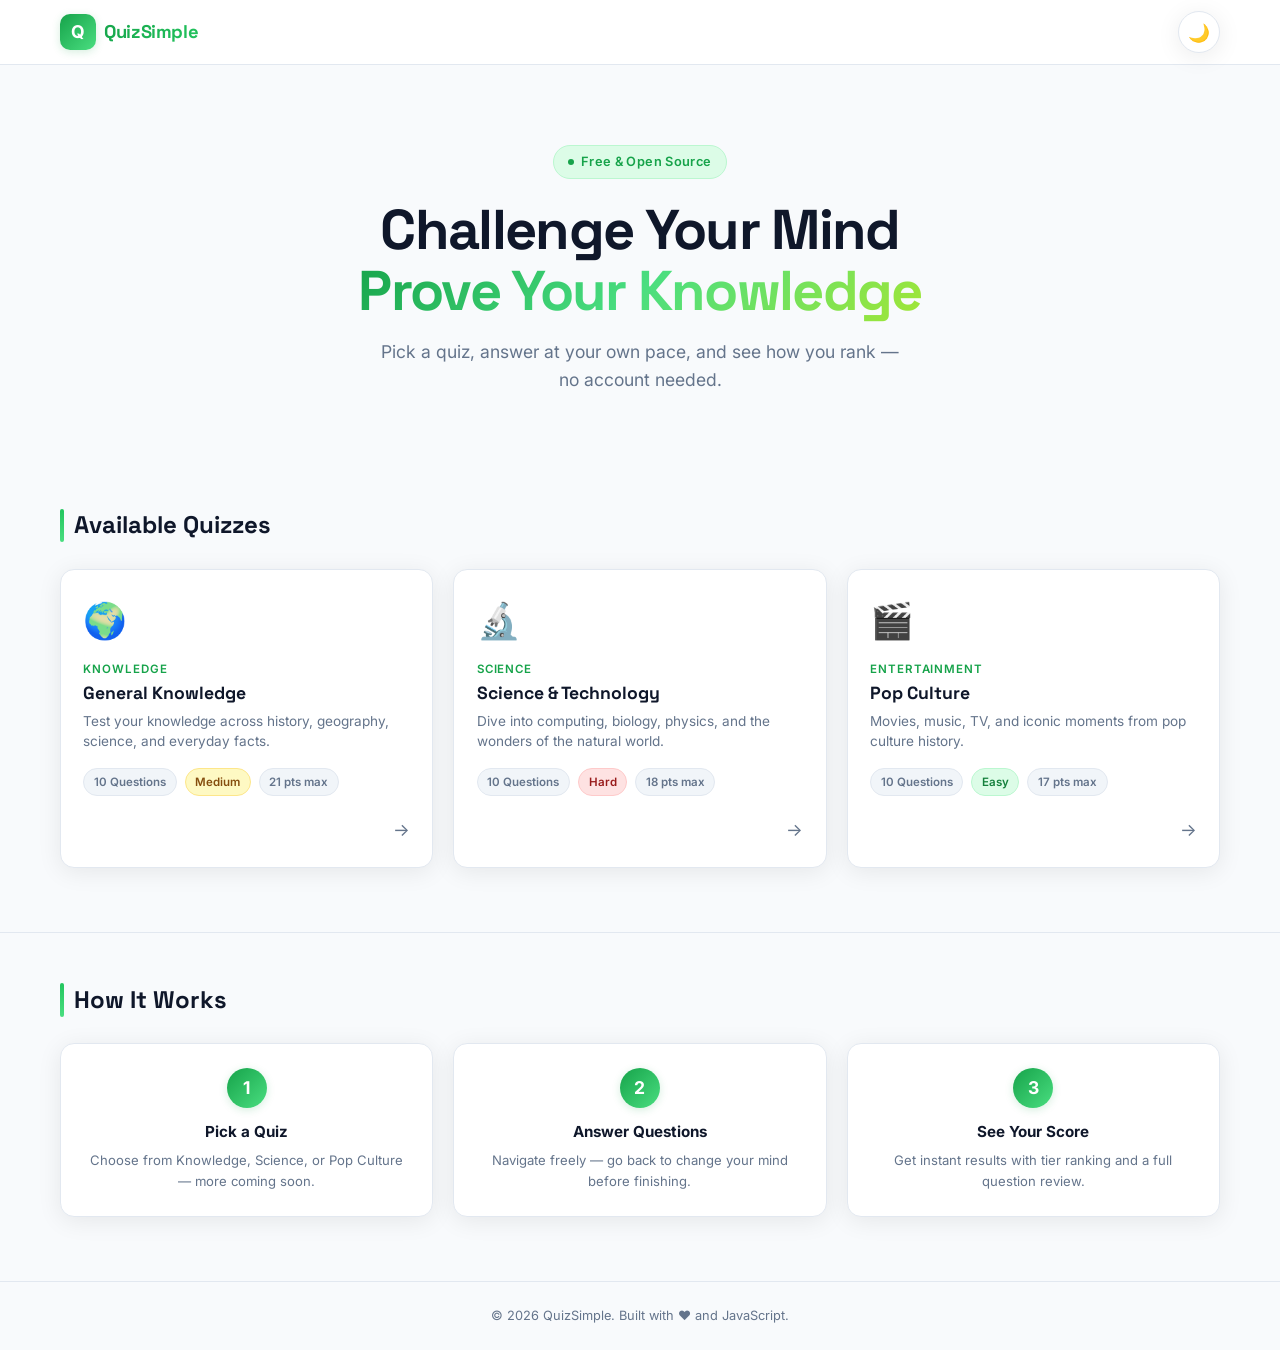
<file: index.html>
<!doctype html>
<html lang="en">
<head>
  <meta charset="utf-8">
  <meta name="viewport" content="width=device-width, initial-scale=1">
  <title>QuizSimple</title>
  <meta http-equiv="refresh" content="0; url=out/">
  <script>
    window.location.replace('out/');
  </script>
</head>
<body>
  <p>Redirecting to QuizSimple app... <a href="out/">Open app</a></p>
</body>
</html>
</file>
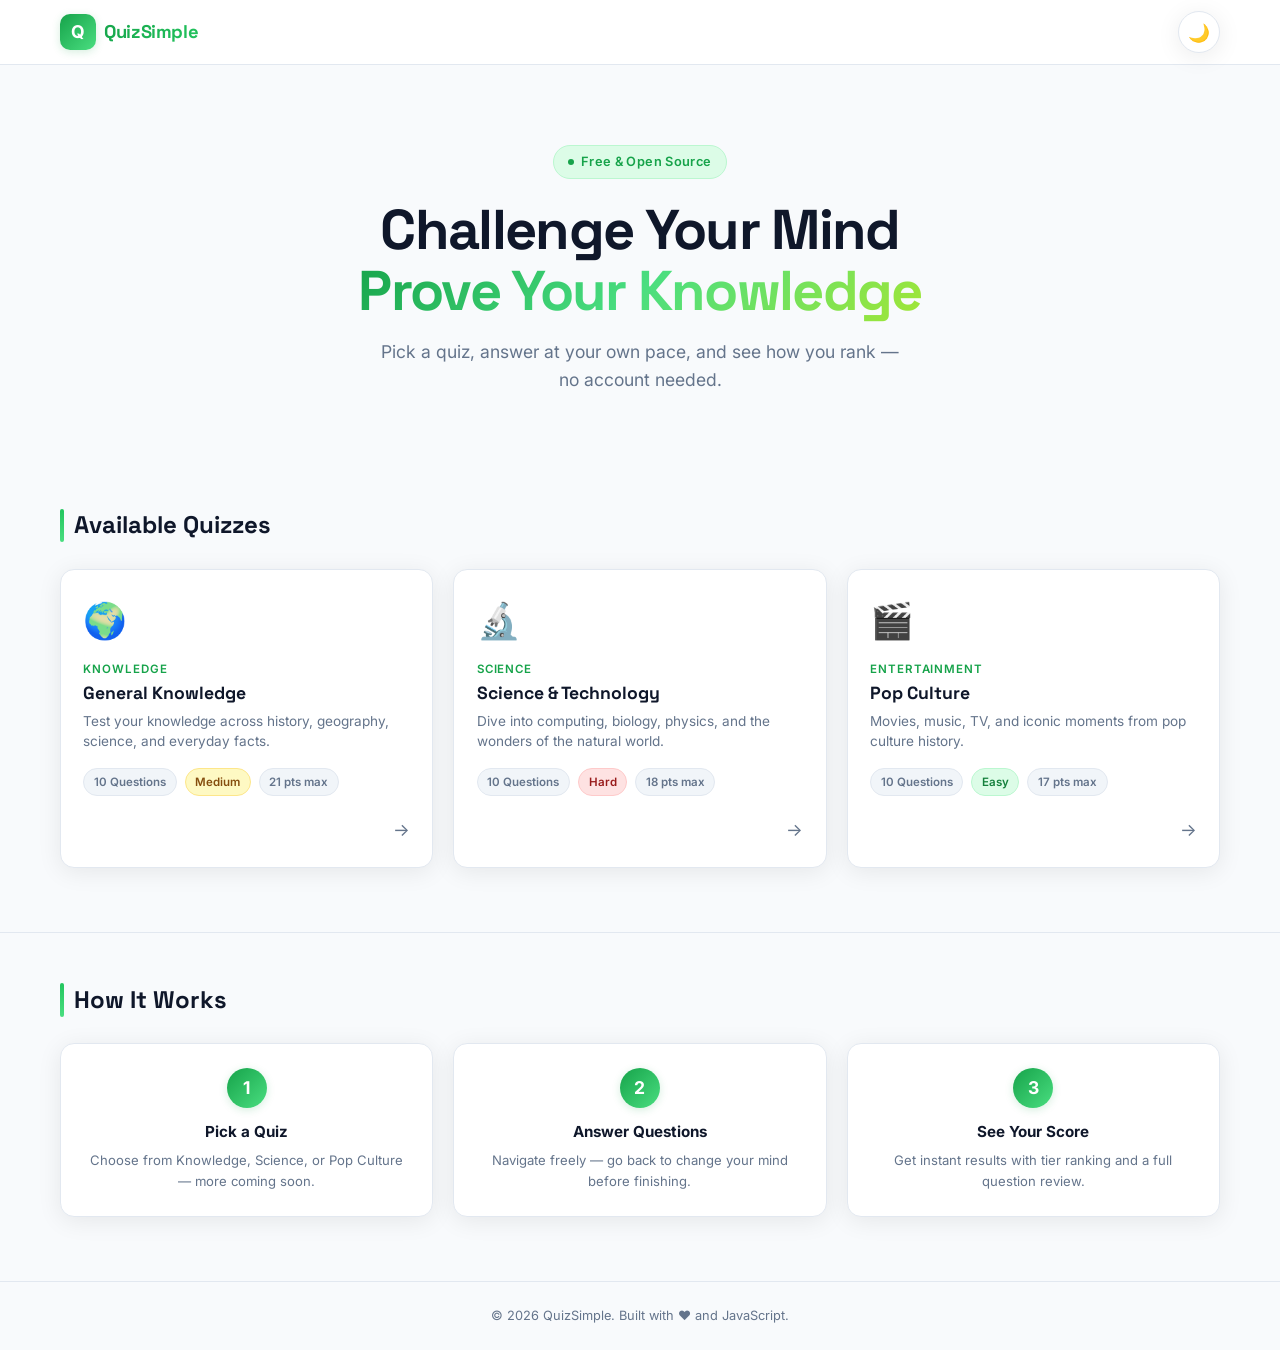
<file: out/index.html>
<!DOCTYPE html>
<html lang="en" data-theme="light">
<head>
  <meta charset="UTF-8">
  <meta name="viewport" content="width=device-width, initial-scale=1.0">
  <meta name="description" content="QuizSimple — Test your knowledge with beautifully crafted quizzes.">
  <title>QuizSimple — Test Your Knowledge</title>
  <link rel="stylesheet" href="static/css/style.css">
  <script src="static/js/theme.js"></script>
</head>
<body>

  <!-- ── Navbar ── -->
  <nav class="navbar" role="navigation" aria-label="Main navigation">
    <div class="container nav-inner">
      <a href="index.html" class="nav-logo" aria-label="QuizSimple home">
        <div class="logo-icon" aria-hidden="true">Q</div>
        <span class="logo-text">QuizSimple</span>
      </a>
      <div class="nav-actions">
        <button class="theme-toggle" aria-label="Toggle dark mode">🌙</button>
      </div>
    </div>
  </nav>

  <main>
    <!-- ── Hero ── -->
    <section class="hero" aria-labelledby="hero-heading">
      <div class="container">
        <div class="hero-badge">
          <span class="badge-dot" aria-hidden="true"></span>
          Free &amp; Open Source
        </div>
        <h1 id="hero-heading">
          Challenge Your Mind<br>
          <span class="gradient-text">Prove Your Knowledge</span>
        </h1>
        <p>Pick a quiz, answer at your own pace, and see how you rank — no account needed.</p>
      </div>
    </section>

    <!-- ── Quiz Grid ── -->
    <section class="quiz-section" aria-labelledby="quizzes-heading">
      <div class="container">
        <h2 class="section-title" id="quizzes-heading">Available Quizzes</h2>
        <div class="quiz-grid" id="quiz-grid" role="list">
          <noscript>
            <p style="color:var(--text-muted);text-align:center;grid-column:1/-1;">
              Please enable JavaScript to view the quizzes.
            </p>
          </noscript>
        </div>
      </div>
    </section>

    <!-- ── How it works ── -->
    <section class="how-section" aria-labelledby="how-heading">
      <div class="container">
        <h2 class="section-title" id="how-heading">How It Works</h2>
        <div class="steps-grid">
          <div class="step-card fade-up">
            <div class="step-num" aria-hidden="true">1</div>
            <h3>Pick a Quiz</h3>
            <p>Choose from Knowledge, Science, or Pop Culture — more coming soon.</p>
          </div>
          <div class="step-card fade-up" style="animation-delay:.1s">
            <div class="step-num" aria-hidden="true">2</div>
            <h3>Answer Questions</h3>
            <p>Navigate freely — go back to change your mind before finishing.</p>
          </div>
          <div class="step-card fade-up" style="animation-delay:.2s">
            <div class="step-num" aria-hidden="true">3</div>
            <h3>See Your Score</h3>
            <p>Get instant results with tier ranking and a full question review.</p>
          </div>
        </div>
      </div>
    </section>
  </main>

  <footer class="footer">
    <div class="container">
      <p>&copy; 2026 QuizSimple. Built with ♥ and JavaScript.</p>
    </div>
  </footer>

  <script src="static/js/data.js"></script>
  <script src="static/js/home.js"></script>
</body>
</html>
</file>
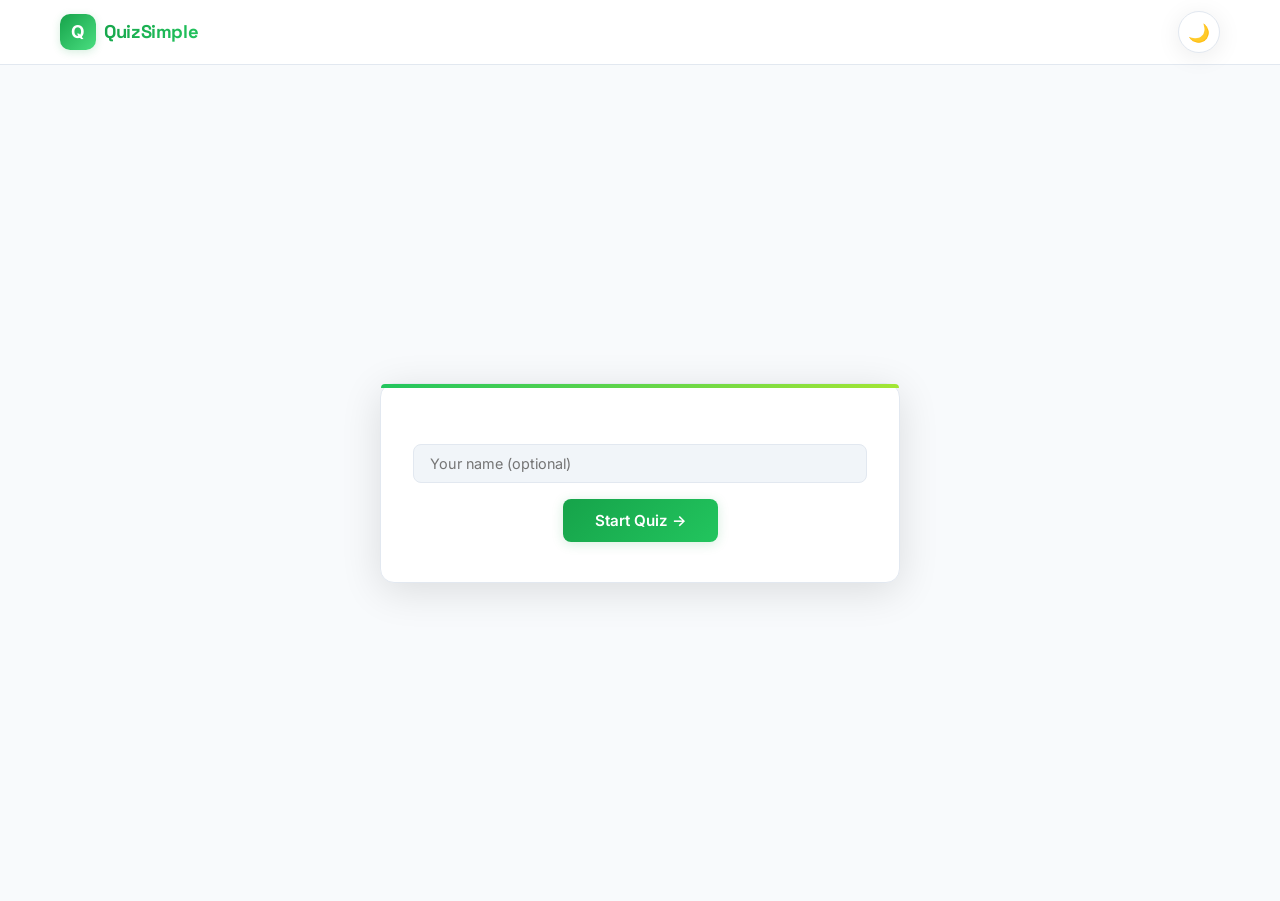
<file: out/quiz.html>
<!DOCTYPE html>
<html lang="en" data-theme="light">
<head>
  <meta charset="UTF-8">
  <meta name="viewport" content="width=device-width, initial-scale=1.0">
  <title>Quiz — QuizSimple</title>
  <link rel="stylesheet" href="static/css/style.css">
  <script src="static/js/theme.js"></script>
</head>
<body>

  <!-- ── Navbar ── -->
  <nav class="navbar" role="navigation" aria-label="Main navigation">
    <div class="container nav-inner">
      <a href="index.html" class="nav-logo" aria-label="QuizSimple home">
        <div class="logo-icon" aria-hidden="true">Q</div>
        <span class="logo-text">QuizSimple</span>
      </a>
      <div class="nav-actions">
        <button class="theme-toggle" aria-label="Toggle dark mode">🌙</button>
      </div>
    </div>
  </nav>

  <!-- ═══════════════════════════════
       START SCREEN
  ════════════════════════════════ -->
  <div id="start-screen" class="screen active" role="main">
    <div class="start-wrap">
      <div class="start-card fade-up">
        <div id="start-icon" aria-hidden="true"></div>
        <div id="start-category"></div>
        <h1 id="start-title"></h1>
        <p id="start-desc"></p>
        <div id="start-meta" role="list"></div>

        <label for="player-name" class="sr-only">Your name</label>
        <input
          type="text" id="player-name" class="name-input"
          placeholder="Your name (optional)" maxlength="40"
          autocomplete="off" spellcheck="false"
        >

        <div style="display:flex;gap:.75rem;justify-content:center;flex-wrap:wrap">
          <button id="start-btn" class="btn-primary">Start Quiz &rarr;</button>
          <button id="resume-btn" class="btn-secondary" style="display:none">Resume &rarr;</button>
        </div>
      </div>
    </div>
  </div>

  <!-- ═══════════════════════════════
       QUIZ SCREEN
  ════════════════════════════════ -->
  <div id="quiz-screen" class="screen" role="main" aria-live="polite">
    <div class="quiz-layout">

      <!-- Progress -->
      <div class="progress-wrap">
        <div class="progress-info">
          <span id="question-counter">1 / 10</span>
          <span id="answered-count">0 answered</span>
          <span id="points-badge" class="points-badge">1 pt</span>
        </div>
        <div class="progress-track" role="progressbar" aria-valuemin="0" aria-valuemax="100">
          <div id="progress-bar" class="progress-fill" style="width:10%"></div>
        </div>
      </div>

      <!-- Question -->
      <div class="question-card">
        <p id="question-text" class=""></p>
      </div>

      <!-- Options -->
      <ul id="options-list" class="options-list" role="listbox" aria-label="Answer options"></ul>

      <!-- Navigation -->
      <div class="quiz-nav">
        <button id="btn-prev" class="btn-nav" disabled aria-label="Previous question">&larr; Prev</button>
        <button id="btn-next" class="btn-nav" disabled aria-label="Next question">Next &rarr;</button>
      </div>

    </div>
  </div>

  <!-- ═══════════════════════════════
       LOADING SCREEN
  ════════════════════════════════ -->
  <div id="loading-screen" class="screen" role="status" aria-label="Calculating results">
    <div class="loading-wrap">
      <div class="spinner" aria-hidden="true"></div>
      <p style="color:var(--text-muted);font-size:.9rem">Calculating your score&hellip;</p>
    </div>
  </div>

  <!-- ═══════════════════════════════
       RESULTS SCREEN
  ════════════════════════════════ -->
  <div id="results-screen" class="screen" role="main">
    <div class="results-wrap">

      <div class="results-card fade-up">
        <!-- Score ring -->
        <div class="score-ring-wrap" aria-label="Score ring">
          <svg class="score-ring-svg" viewBox="0 0 120 120" aria-hidden="true">
            <circle class="score-ring-bg" cx="60" cy="60" r="54"/>
            <circle id="score-ring-fg" class="score-ring-fg" cx="60" cy="60" r="54"/>
          </svg>
          <div class="score-center">
            <span id="result-score" style="font-family:'Space Grotesk',sans-serif;font-size:1.9rem;font-weight:700">0</span>
            <span id="result-max" style="font-size:.72rem;color:var(--text-muted);font-weight:600">/ 0</span>
          </div>
        </div>

        <div id="result-pct" style="font-size:2rem;font-weight:700;color:var(--accent);margin-bottom:.35rem">0%</div>
        <div id="result-tier" style="font-size:1.3rem;font-weight:700;margin-bottom:.4rem"></div>
        <p id="result-msg" style="font-size:.9rem;color:var(--text-muted);margin-bottom:1.5rem"></p>

        <div class="result-actions">
          <button id="restart-btn" class="btn-secondary">Try Again</button>
          <button id="home-btn" class="btn-primary">All Quizzes</button>
        </div>
      </div>

      <!-- Review -->
      <section class="review-section" aria-labelledby="review-heading">
        <h2 id="review-heading">Question Review</h2>
        <div id="review-list" role="list"></div>
      </section>

    </div>
  </div>

  <script src="static/js/data.js"></script>
  <script src="static/js/quiz.js"></script>
</body>
</html>
</file>
<file: out/static/css/style.css>
/* ===== QuizSimple — Green Premium + Light/Dark Mode =====
   Quizller-inspired: staggered animations, scale hover, instant feedback
   ============================================================ */

/* ── Google Fonts ── */
@import url('https://fonts.googleapis.com/css2?family=Inter:wght@400;500;600;700&family=Space+Grotesk:wght@500;600;700&display=swap');

/* ── Design Tokens ── */
:root {
  /* Green premium palette */
  --green-50:  #f0fdf4;
  --green-100: #dcfce7;
  --green-200: #bbf7d0;
  --green-400: #4ade80;
  --green-500: #22c55e;
  --green-600: #16a34a;
  --green-700: #15803d;
  --green-900: #14532d;
  --lime-400:  #a3e635;

  /* Light mode defaults */
  --bg:           #f8fafc;
  --surface:      #ffffff;
  --surface-2:    #f1f5f9;
  --border:       #e2e8f0;
  --text:         #0f172a;
  --text-muted:   #64748b;
  --accent:       #16a34a;
  --accent-light: #dcfce7;
  --accent-glow:  rgba(22,163,74,.18);
  --accent2:      #0ea5e9;
  --shadow:       0 4px 24px rgba(0,0,0,.08);
  --shadow-lg:    0 8px 40px rgba(0,0,0,.12);
  --radius:       14px;
  --radius-sm:    8px;
  --transition:   .25s cubic-bezier(.4,0,.2,1);
}

/* Dark mode */
[data-theme="dark"] {
  --bg:           #0d1117;
  --surface:      #161b22;
  --surface-2:    #1c2333;
  --border:       #30363d;
  --text:         #e6edf3;
  --text-muted:   #7d8590;
  --accent:       #22c55e;
  --accent-light: rgba(34,197,94,.12);
  --accent-glow:  rgba(34,197,94,.22);
  --accent2:      #38bdf8;
  --shadow:       0 4px 24px rgba(0,0,0,.4);
  --shadow-lg:    0 8px 40px rgba(0,0,0,.6);
}

/* ── Reset & Base ── */
*, *::before, *::after { box-sizing: border-box; margin: 0; padding: 0; }

html { scroll-behavior: smooth; }

body {
  font-family: 'Inter', sans-serif;
  background: var(--bg);
  color: var(--text);
  line-height: 1.6;
  min-height: 100vh;
  transition: background var(--transition), color var(--transition);
}

a { color: inherit; text-decoration: none; }
button { cursor: pointer; font-family: inherit; border: none; background: none; }
ul { list-style: none; }
img { display: block; max-width: 100%; }

/* ── Scrollbar ── */
::-webkit-scrollbar { width: 6px; }
::-webkit-scrollbar-track { background: var(--bg); }
::-webkit-scrollbar-thumb { background: var(--accent); border-radius: 99px; }

/* ── Utility ── */
.container { width: min(1160px, 100% - 2rem); margin-inline: auto; }
.sr-only { position:absolute;width:1px;height:1px;overflow:hidden;clip:rect(0,0,0,0); }

/* ── Theme Toggle ── */
.theme-toggle {
  width: 42px; height: 42px;
  border-radius: 50%;
  border: 1.5px solid var(--border);
  background: var(--surface);
  color: var(--text);
  font-size: 1.1rem;
  display: grid; place-items: center;
  transition: var(--transition);
  box-shadow: var(--shadow);
}
.theme-toggle:hover { border-color: var(--accent); background: var(--accent-light); }

/* ── Navbar ── */
.navbar {
  position: sticky; top: 0; z-index: 100;
  background: var(--surface);
  border-bottom: 1px solid var(--border);
  backdrop-filter: blur(12px);
  -webkit-backdrop-filter: blur(12px);
}
.nav-inner {
  display: flex; align-items: center; justify-content: space-between;
  height: 64px;
}
.nav-logo { display: flex; align-items: center; gap: .5rem; }
.logo-icon {
  width: 36px; height: 36px; border-radius: 10px;
  background: linear-gradient(135deg, var(--green-600), var(--green-400));
  display: grid; place-items: center;
  font-size: 1.1rem; color: #fff; font-weight: 700;
  box-shadow: 0 2px 8px var(--accent-glow);
}
.logo-text {
  font-family: 'Space Grotesk', sans-serif;
  font-weight: 700; font-size: 1.15rem; letter-spacing: -.02em;
  background: linear-gradient(135deg, var(--green-600), var(--green-500));
  -webkit-background-clip: text; -webkit-text-fill-color: transparent;
  background-clip: text;
}
.nav-actions { display: flex; align-items: center; gap: .75rem; }

/* ── Hero ── */
.hero {
  padding: 5rem 0 3.5rem;
  text-align: center;
}
.hero-badge {
  display: inline-flex; align-items: center; gap: .4rem;
  padding: .35rem .9rem;
  background: var(--accent-light);
  border: 1px solid var(--green-200);
  border-radius: 99px;
  font-size: .8rem; font-weight: 600;
  color: var(--accent);
  margin-bottom: 1.25rem;
  letter-spacing: .03em;
}
[data-theme="dark"] .hero-badge { border-color: rgba(34,197,94,.25); }
.hero-badge .badge-dot {
  width: 6px; height: 6px; border-radius: 50%;
  background: var(--accent);
  animation: pulse-dot 2s infinite;
}
@keyframes pulse-dot {
  0%,100% { opacity: 1; transform: scale(1); }
  50%      { opacity: .5; transform: scale(1.4); }
}
.hero h1 {
  font-family: 'Space Grotesk', sans-serif;
  font-size: clamp(2rem, 5vw, 3.5rem);
  font-weight: 700; line-height: 1.1;
  letter-spacing: -.03em;
  margin-bottom: 1rem;
}
.gradient-text {
  background: linear-gradient(135deg, var(--green-600) 0%, var(--green-400) 50%, var(--lime-400) 100%);
  -webkit-background-clip: text; -webkit-text-fill-color: transparent;
  background-clip: text;
}
.hero p {
  font-size: 1.1rem; color: var(--text-muted);
  max-width: 520px; margin: 0 auto 2rem;
}

/* ── Quiz Grid ── */
.quiz-section { padding: 1.5rem 0 4rem; }
.section-title {
  font-family: 'Space Grotesk', sans-serif;
  font-size: 1.5rem; font-weight: 700;
  margin-bottom: 1.5rem;
  display: flex; align-items: center; gap: .6rem;
}
.section-title::before {
  content: '';
  display: block; width: 4px; height: 1.4em;
  background: linear-gradient(to bottom, var(--green-500), var(--green-400));
  border-radius: 99px;
}
.quiz-grid {
  display: grid;
  grid-template-columns: repeat(auto-fill, minmax(300px, 1fr));
  gap: 1.25rem;
}
.quiz-card {
  display: flex; flex-direction: column;
  background: var(--surface);
  border: 1.5px solid var(--border);
  border-radius: var(--radius);
  padding: 1.4rem;
  transition: var(--transition);
  position: relative; overflow: hidden;
  box-shadow: var(--shadow);
}
.quiz-card::before {
  content: '';
  position: absolute; top: 0; left: 0; right: 0; height: 3px;
  background: linear-gradient(90deg, var(--green-500), var(--lime-400));
  transform: scaleX(0); transform-origin: left;
  transition: transform var(--transition);
}
.quiz-card:hover { 
  border-color: var(--accent);
  transform: translateY(-3px);
  box-shadow: var(--shadow-lg), 0 0 0 1px var(--accent-glow);
}
.quiz-card:hover::before { transform: scaleX(1); }
.card-icon { font-size: 2.2rem; margin-bottom: .75rem; display: block; }
.card-content { flex: 1; }
.card-category {
  font-size: .72rem; font-weight: 600; letter-spacing: .08em;
  text-transform: uppercase; color: var(--accent);
  display: block; margin-bottom: .3rem;
}
.card-title {
  font-family: 'Space Grotesk', sans-serif;
  font-size: 1.1rem; font-weight: 700;
  margin-bottom: .4rem; line-height: 1.2;
}
.card-desc {
  font-size: .85rem; color: var(--text-muted);
  margin-bottom: 1rem; line-height: 1.5;
}
.card-meta { display: flex; gap: .5rem; flex-wrap: wrap; }
.meta-badge {
  font-size: .72rem; font-weight: 600; padding: .25rem .6rem;
  border-radius: 99px; background: var(--surface-2); color: var(--text-muted);
  border: 1px solid var(--border);
}
.diff-easy   { background: #dcfce7; color: #15803d; border-color: #bbf7d0; }
.diff-medium { background: #fef9c3; color: #854d0e; border-color: #fde68a; }
.diff-hard   { background: #fee2e2; color: #991b1b; border-color: #fecaca; }
[data-theme="dark"] .diff-easy   { background: rgba(34,197,94,.15); color: #4ade80; border-color: rgba(34,197,94,.3); }
[data-theme="dark"] .diff-medium { background: rgba(234,179,8,.15);  color: #facc15; border-color: rgba(234,179,8,.3); }
[data-theme="dark"] .diff-hard   { background: rgba(239,68,68,.15);  color: #f87171; border-color: rgba(239,68,68,.3); }
.card-arrow {
  margin-top: 1.25rem; font-size: 1.1rem; color: var(--text-muted);
  transition: var(--transition); align-self: flex-end;
}
.quiz-card:hover .card-arrow { color: var(--accent); transform: translateX(4px); }

/* ── How it works ── */
.how-section { padding: 3rem 0 4rem; border-top: 1px solid var(--border); }
.steps-grid {
  display: grid;
  grid-template-columns: repeat(auto-fit, minmax(220px, 1fr));
  gap: 1.25rem; margin-top: 1.5rem;
}
.step-card {
  background: var(--surface);
  border: 1.5px solid var(--border);
  border-radius: var(--radius);
  padding: 1.5rem; text-align: center;
  box-shadow: var(--shadow);
}
.step-num {
  width: 40px; height: 40px; border-radius: 50%;
  background: linear-gradient(135deg, var(--green-600), var(--green-400));
  color: #fff; font-weight: 700; font-size: 1.1rem;
  display: grid; place-items: center; margin: 0 auto .75rem;
  box-shadow: 0 2px 8px var(--accent-glow);
}
.step-card h3 { font-size: .95rem; font-weight: 700; margin-bottom: .35rem; }
.step-card p  { font-size: .82rem; color: var(--text-muted); }

/* ── Footer ── */
.footer {
  border-top: 1px solid var(--border);
  padding: 1.5rem 0; text-align: center;
  font-size: .8rem; color: var(--text-muted);
}

/* ═══════════════════════════════════════════════════════════════════
   QUIZ PAGE
   ═══════════════════════════════════════════════════════════════════ */

/* ── Screens ── */
.screen { display: none; }
.screen.active { display: block; }

/* ── Start Screen ── */
.start-wrap {
  min-height: calc(100vh - 64px);
  display: flex; align-items: center; justify-content: center;
  padding: 2rem 1rem;
}
.start-card {
  background: var(--surface);
  border: 1.5px solid var(--border);
  border-radius: var(--radius);
  padding: 2.5rem 2rem;
  max-width: 520px; width: 100%;
  text-align: center;
  box-shadow: var(--shadow-lg);
}
.start-card::before {
  content: '';
  display: block; height: 4px;
  background: linear-gradient(90deg, var(--green-500), var(--lime-400));
  border-radius: var(--radius) var(--radius) 0 0;
  margin: -2.5rem -2rem 2rem;
}
#start-icon { font-size: 3rem; margin-bottom: .5rem; }
#start-category {
  font-size: .72rem; font-weight: 600; letter-spacing: .08em;
  text-transform: uppercase; color: var(--accent);
}
#start-title {
  font-family: 'Space Grotesk', sans-serif;
  font-size: 1.5rem; font-weight: 700; margin: .5rem 0;
}
#start-desc { font-size: .9rem; color: var(--text-muted); margin-bottom: 1rem; }
#start-meta { display: flex; gap: .5rem; justify-content: center; flex-wrap: wrap; margin-bottom: 1.5rem; }
.name-input {
  width: 100%; padding: .65rem 1rem;
  border: 1.5px solid var(--border);
  border-radius: var(--radius-sm);
  background: var(--surface-2);
  color: var(--text); font-size: .9rem; font-family: inherit;
  transition: var(--transition); margin-bottom: 1rem;
}
.name-input:focus { outline: none; border-color: var(--accent); box-shadow: 0 0 0 3px var(--accent-glow); }
.btn-primary {
  display: inline-flex; align-items: center; gap: .5rem;
  padding: .75rem 2rem; border-radius: var(--radius-sm);
  background: linear-gradient(135deg, var(--green-600), var(--green-500));
  color: #fff; font-weight: 600; font-size: .95rem;
  transition: var(--transition);
  box-shadow: 0 2px 12px var(--accent-glow);
}
.btn-primary:hover {
  transform: translateY(-2px);
  box-shadow: 0 4px 20px var(--accent-glow);
}
.btn-primary:active { transform: none; }

/* ── Quiz Screen ── */
.quiz-layout { max-width: 700px; margin: 0 auto; padding: 2rem 1rem; }

/* Progress */
.progress-wrap { margin-bottom: 1.5rem; }
.progress-info {
  display: flex; justify-content: space-between; align-items: center;
  font-size: .8rem; font-weight: 600; color: var(--text-muted);
  margin-bottom: .5rem;
}
.progress-track {
  height: 6px; background: var(--surface-2);
  border-radius: 99px; overflow: hidden;
}
.progress-fill {
  height: 100%;
  background: linear-gradient(90deg, var(--green-600), var(--green-400), var(--lime-400));
  border-radius: 99px;
  transition: width .4s ease;
}
.points-badge {
  display: inline-block;
  padding: .2rem .6rem; border-radius: 99px;
  background: var(--accent-light); color: var(--accent);
  border: 1px solid var(--green-200);
  font-size: .75rem; font-weight: 700;
}
[data-theme="dark"] .points-badge { border-color: rgba(34,197,94,.25); }

/* Question card */
.question-card {
  background: var(--surface);
  border: 1.5px solid var(--border);
  border-radius: var(--radius);
  padding: 1.75rem;
  margin-bottom: 1.25rem;
  box-shadow: var(--shadow);
}
.question-header {
  display: flex; justify-content: space-between; align-items: flex-start;
  margin-bottom: .75rem; gap: 1rem;
}
#question-counter {
  font-size: .78rem; font-weight: 600; color: var(--text-muted);
  white-space: nowrap;
}
#question-text {
  font-family: 'Space Grotesk', sans-serif;
  font-size: 1.15rem; font-weight: 600; line-height: 1.4;
}

/* Options — Quizller staggered slide-in */
.options-list { display: flex; flex-direction: column; gap: .65rem; }
.option-item {
  display: flex; align-items: center; gap: .85rem;
  padding: .85rem 1rem;
  background: var(--surface-2);
  border: 1.5px solid var(--border);
  border-radius: var(--radius-sm);
  cursor: pointer;
  transition: border-color var(--transition), background var(--transition),
              transform .18s cubic-bezier(.4,0,.2,1),
              box-shadow var(--transition);
  /* staggered slide-in animation applied by JS */
  opacity: 0;
  transform: translateX(-16px);
}
/* Quizller-style: scale on hover */
.option-item:hover {
  border-color: var(--accent);
  background: var(--accent-light);
  transform: scale(1.012) translateX(0);
  box-shadow: 0 2px 12px var(--accent-glow);
}
.option-item.selected {
  border-color: var(--accent);
  background: var(--accent-light);
  opacity: 1 !important;
  transform: translateX(0) !important;
}
.option-item.correct {
  border-color: #16a34a; background: #dcfce7; color: #14532d;
}
.option-item.wrong {
  border-color: #dc2626; background: #fee2e2; color: #7f1d1d;
}
[data-theme="dark"] .option-item.correct {
  border-color: #22c55e; background: rgba(34,197,94,.15); color: #4ade80;
}
[data-theme="dark"] .option-item.wrong {
  border-color: #ef4444; background: rgba(239,68,68,.15); color: #f87171;
}
.option-letter {
  width: 28px; height: 28px; border-radius: 50%;
  background: var(--border); color: var(--text-muted);
  font-size: .75rem; font-weight: 700;
  display: grid; place-items: center; flex-shrink: 0;
  transition: var(--transition);
}
.option-item.selected .option-letter,
.option-item:hover .option-letter {
  background: var(--accent); color: #fff;
}
.option-item.wrong .option-letter { background: #dc2626; color: #fff; }
.option-item.correct .option-letter { background: #16a34a; color: #fff; }
.option-text { font-size: .9rem; font-weight: 500; }

/* Staggered animation keyframe */
@keyframes slideInOption {
  to { opacity: 1; transform: translateX(0); }
}
.option-item.anim-1 { animation: slideInOption .35s ease .05s forwards; }
.option-item.anim-2 { animation: slideInOption .35s ease .15s forwards; }
.option-item.anim-3 { animation: slideInOption .35s ease .25s forwards; }
.option-item.anim-4 { animation: slideInOption .35s ease .35s forwards; }

/* Nav buttons */
.quiz-nav {
  display: flex; justify-content: space-between; gap: .75rem;
  margin-top: 1rem;
}
.btn-nav {
  display: inline-flex; align-items: center; gap: .4rem;
  padding: .65rem 1.4rem; border-radius: var(--radius-sm);
  font-weight: 600; font-size: .9rem;
  transition: var(--transition);
  border: 1.5px solid var(--border);
  background: var(--surface); color: var(--text);
}
.btn-nav:hover:not(:disabled) {
  border-color: var(--accent); color: var(--accent);
  background: var(--accent-light);
}
.btn-nav:disabled {
  opacity: .4; cursor: not-allowed;
}
.btn-nav.btn-finish {
  background: linear-gradient(135deg, var(--green-600), var(--green-500));
  color: #fff; border-color: transparent;
  box-shadow: 0 2px 12px var(--accent-glow);
}
.btn-nav.btn-finish:hover:not(:disabled) {
  background: linear-gradient(135deg, var(--green-700), var(--green-600));
  transform: translateY(-1px);
}

/* ── Loading Screen ── */
.loading-wrap {
  min-height: calc(100vh - 64px);
  display: flex; flex-direction: column; align-items: center; justify-content: center;
  gap: 1rem;
}
.spinner {
  width: 48px; height: 48px; border-radius: 50%;
  border: 3px solid var(--border);
  border-top-color: var(--accent);
  animation: spin .8s linear infinite;
}
@keyframes spin { to { transform: rotate(360deg); } }

/* ── Results Screen ── */
.results-wrap { max-width: 680px; margin: 0 auto; padding: 2rem 1rem 4rem; }
.results-card {
  background: var(--surface);
  border: 1.5px solid var(--border);
  border-radius: var(--radius);
  padding: 2.5rem 2rem;
  text-align: center;
  margin-bottom: 1.5rem;
  box-shadow: var(--shadow-lg);
  position: relative; overflow: hidden;
}
.results-card::before {
  content: '';
  display: block; height: 4px;
  background: linear-gradient(90deg, var(--green-500), var(--lime-400));
  position: absolute; top: 0; left: 0; right: 0;
}
/* Score ring */
.score-ring-wrap { position: relative; width: 140px; height: 140px; margin: .5rem auto 1.25rem; }
.score-ring-svg { width: 140px; height: 140px; transform: rotate(-90deg); }
.score-ring-bg { fill: none; stroke: var(--border); stroke-width: 10; }
.score-ring-fg {
  fill: none; stroke-width: 10; stroke-linecap: round;
  stroke-dasharray: 339.3; stroke-dashoffset: 339.3;
  transition: stroke-dashoffset 1.2s cubic-bezier(.4,0,.2,1);
}
.score-center {
  position: absolute; inset: 0;
  display: flex; flex-direction: column; align-items: center; justify-content: center;
}
#result-score { font-family: 'Space Grotesk', sans-serif; font-size: 2rem; font-weight: 700; }
#result-max   { font-size: .75rem; color: var(--text-muted); font-weight: 600; }
#result-tier {
  font-family: 'Space Grotesk', sans-serif;
  font-size: 1.4rem; font-weight: 700; margin-bottom: .35rem;
}
#result-pct { font-size: 2.2rem; font-weight: 700; color: var(--accent); margin-bottom: .5rem; }
#result-msg { font-size: .9rem; color: var(--text-muted); margin-bottom: 1.5rem; }
.result-actions { display: flex; gap: .75rem; justify-content: center; flex-wrap: wrap; }
.btn-secondary {
  padding: .65rem 1.4rem; border-radius: var(--radius-sm);
  border: 1.5px solid var(--border);
  background: var(--surface-2); color: var(--text);
  font-weight: 600; font-size: .9rem;
  transition: var(--transition);
}
.btn-secondary:hover { border-color: var(--accent); color: var(--accent); background: var(--accent-light); }

/* Review list */
.review-section h2 {
  font-family: 'Space Grotesk', sans-serif;
  font-size: 1.1rem; font-weight: 700;
  margin-bottom: 1rem; padding-bottom: .5rem;
  border-bottom: 1px solid var(--border);
}
.review-item {
  background: var(--surface);
  border: 1.5px solid var(--border);
  border-radius: var(--radius-sm);
  padding: 1rem 1.1rem;
  margin-bottom: .65rem;
  border-left: 4px solid var(--border);
}
.review-item.correct { border-left-color: #16a34a; }
.review-item.wrong   { border-left-color: #dc2626; }
[data-theme="dark"] .review-item.correct { border-left-color: #22c55e; }
[data-theme="dark"] .review-item.wrong   { border-left-color: #ef4444; }
.review-header {
  display: flex; justify-content: space-between;
  font-size: .75rem; font-weight: 700; margin-bottom: .3rem;
  color: var(--text-muted);
}
.review-icon { font-size: .9rem; }
.review-item.correct .review-icon { color: #16a34a; }
.review-item.wrong   .review-icon { color: #dc2626; }
[data-theme="dark"] .review-item.correct .review-icon { color: #4ade80; }
[data-theme="dark"] .review-item.wrong   .review-icon { color: #f87171; }
.review-question { font-size: .88rem; font-weight: 600; margin-bottom: .4rem; }
.review-answers { font-size: .82rem; color: var(--text-muted); margin-bottom: .4rem; }
.review-answers span { display: block; }
.review-correct { color: #16a34a; font-weight: 600; }
[data-theme="dark"] .review-correct { color: #4ade80; }
.review-pts { font-size: .75rem; font-weight: 700; color: var(--accent); }

/* ── Responsive ── */
@media (max-width: 600px) {
  .hero { padding: 3rem 0 2rem; }
  .hero h1 { font-size: 1.75rem; }
  .quiz-grid { grid-template-columns: 1fr; }
  .steps-grid { grid-template-columns: 1fr; }
  .start-card { padding: 2rem 1.25rem; }
  .quiz-layout { padding: 1.25rem .75rem; }
  .results-wrap { padding: 1.25rem .75rem 3rem; }
  .result-actions { flex-direction: column; }
}

/* ── Animations ── */
@keyframes fadeUp {
  from { opacity: 0; transform: translateY(16px); }
  to   { opacity: 1; transform: translateY(0); }
}
.fade-up { animation: fadeUp .5s ease both; }
</file>
